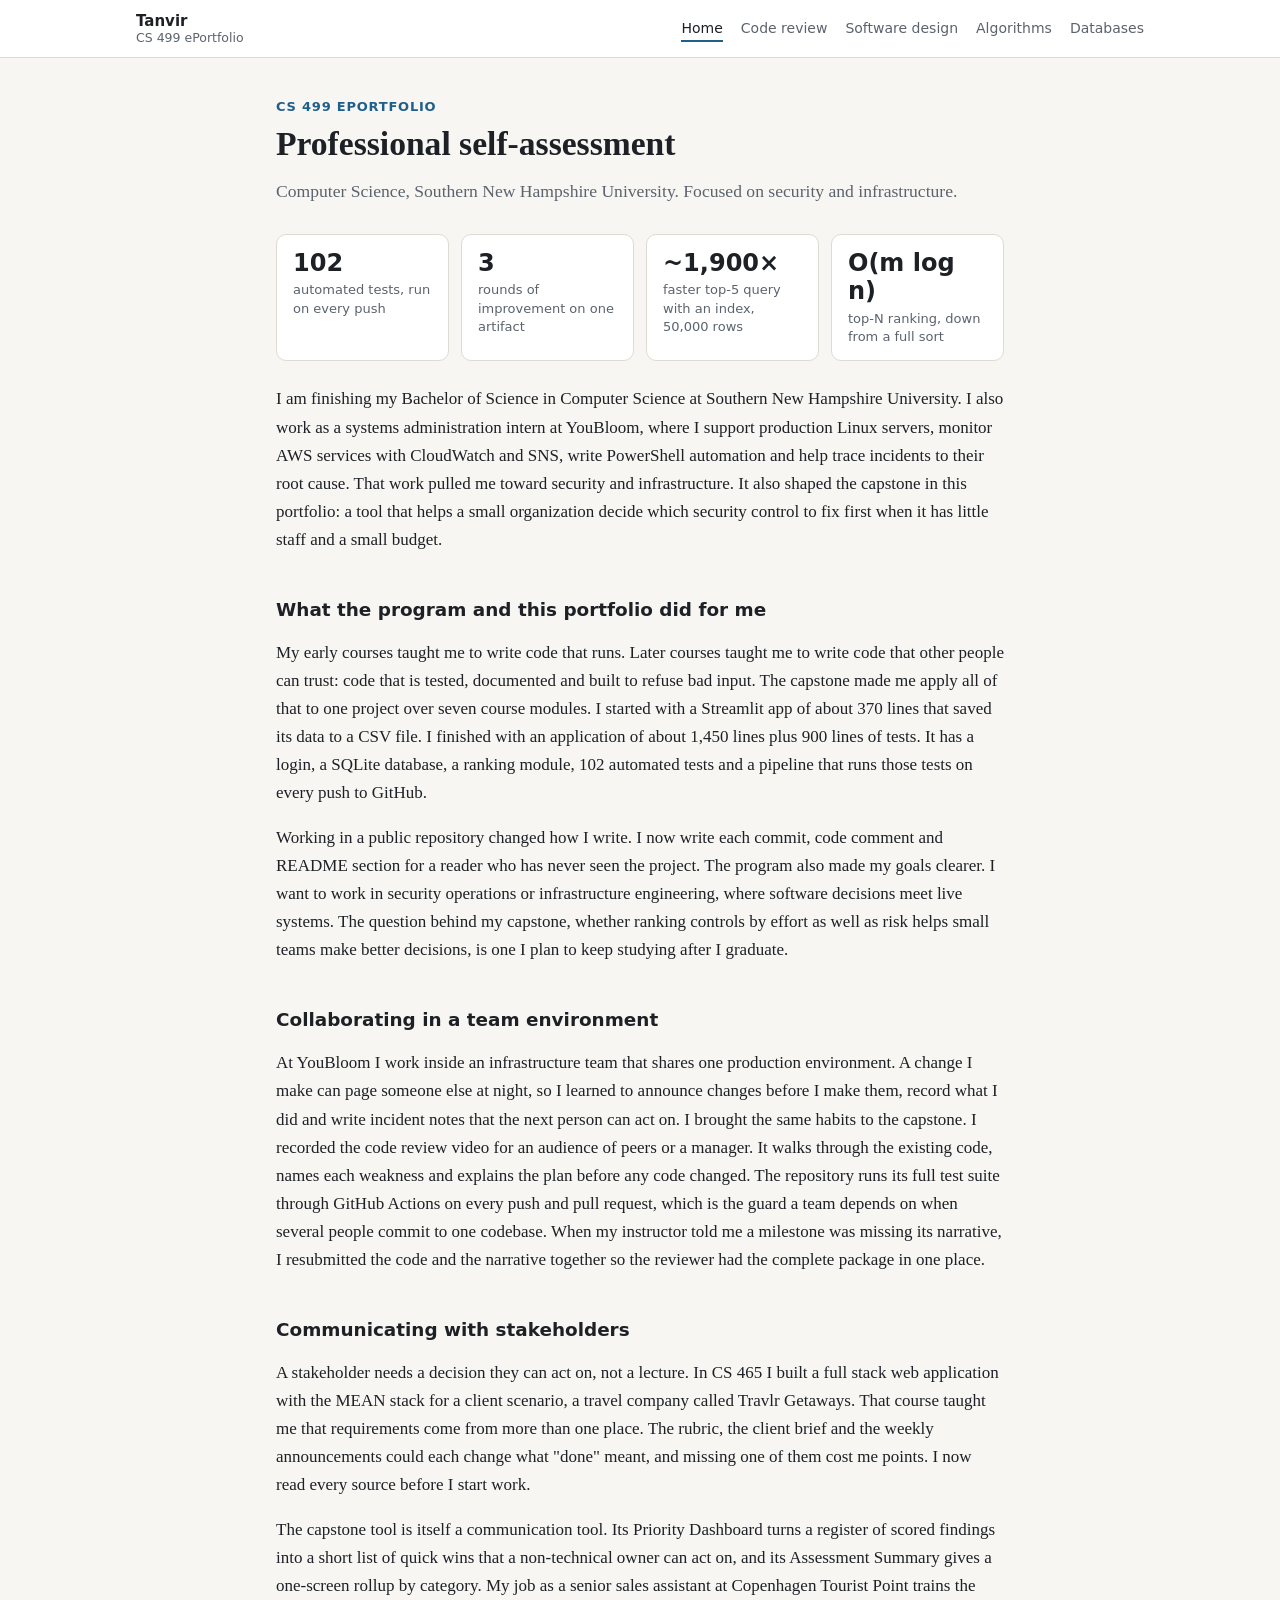
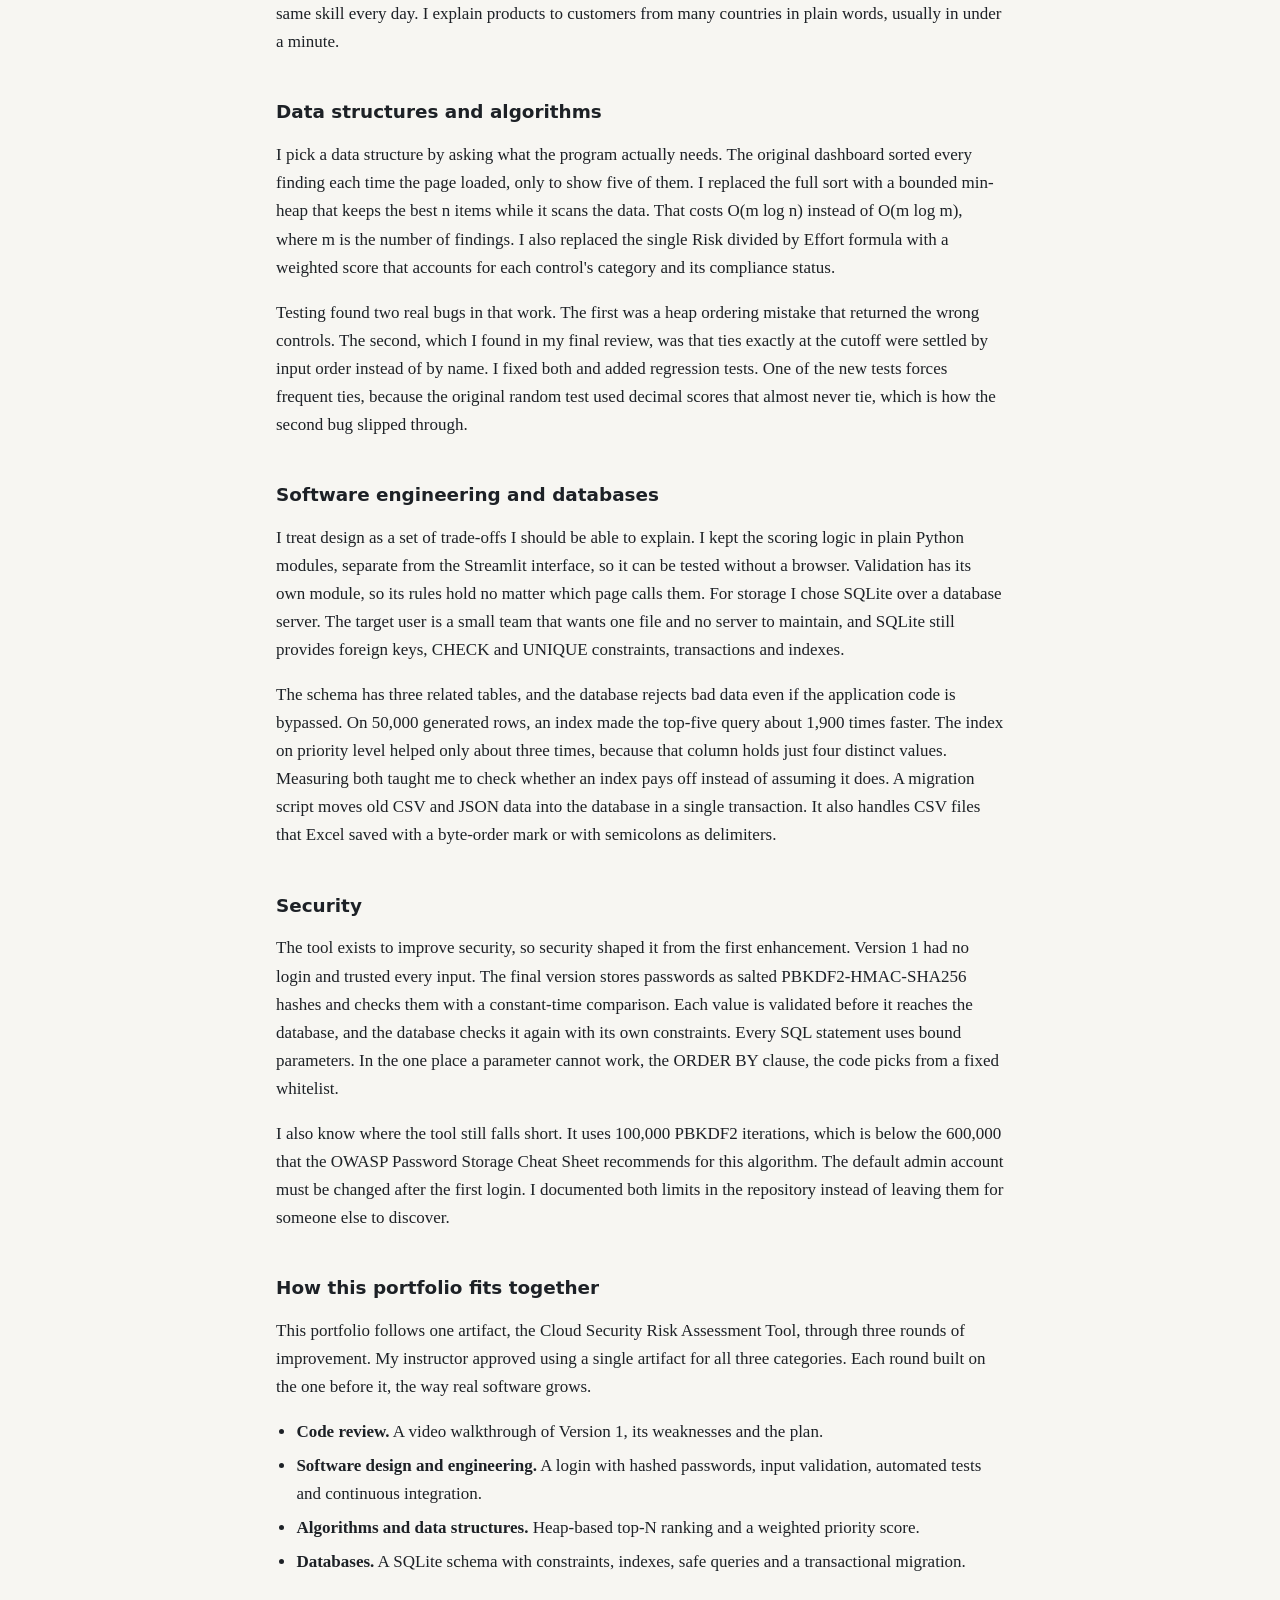
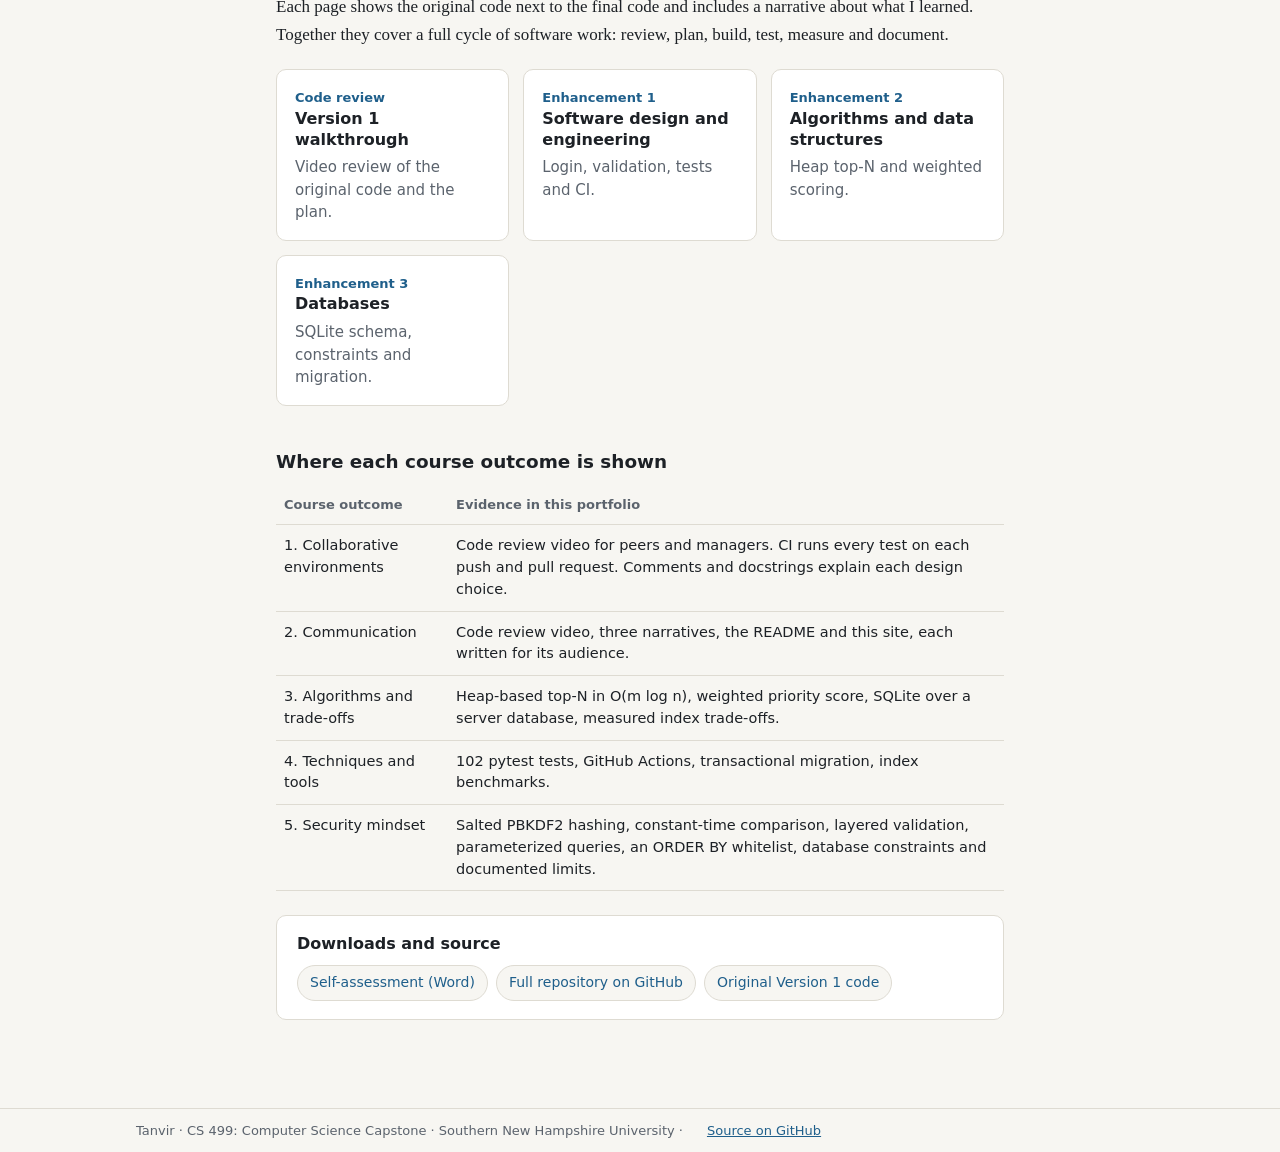
<file: docs/index.html>
<!doctype html>
<html lang="en">
<head>
<meta charset="utf-8">
<meta name="viewport" content="width=device-width, initial-scale=1">
<title>Tanvir | CS 499 ePortfolio</title>
<meta name="description" content="Professional self-assessment and ePortfolio for CS 499 at SNHU.">
<link rel="stylesheet" href="style.css">
</head>
<body>
<a class="skip" href="#main">Skip to content</a>
<header class="site"><div class="bar">
<a class="brand" href="index.html">Tanvir<small>CS 499 ePortfolio</small></a>
<nav aria-label="Portfolio sections"><ul><li><a href="index.html" aria-current="page">Home</a></li><li><a href="code-review.html">Code review</a></li><li><a href="software-design.html">Software design</a></li><li><a href="algorithms.html">Algorithms</a></li><li><a href="databases.html">Databases</a></li></ul></nav>
</div></header>
<main id="main">

<p class="eyebrow">CS 499 ePortfolio</p>
<h1>Professional self-assessment</h1>
<p class="lede">Computer Science, Southern New Hampshire University. Focused on security and infrastructure.</p>
<div class="stats">
<div class="stat"><b>102</b><span>automated tests, run on every push</span></div>
<div class="stat"><b>3</b><span>rounds of improvement on one artifact</span></div>
<div class="stat"><b>~1,900&times;</b><span>faster top-5 query with an index, 50,000 rows</span></div>
<div class="stat"><b>O(m log n)</b><span>top-N ranking, down from a full sort</span></div>
</div>
<p>I am finishing my Bachelor of Science in Computer Science at Southern New Hampshire University. I also work as a systems administration intern at YouBloom, where I support production Linux servers, monitor AWS services with CloudWatch and SNS, write PowerShell automation and help trace incidents to their root cause. That work pulled me toward security and infrastructure. It also shaped the capstone in this portfolio: a tool that helps a small organization decide which security control to fix first when it has little staff and a small budget.</p>
<h2>What the program and this portfolio did for me</h2>
<p>My early courses taught me to write code that runs. Later courses taught me to write code that other people can trust: code that is tested, documented and built to refuse bad input. The capstone made me apply all of that to one project over seven course modules. I started with a Streamlit app of about 370 lines that saved its data to a CSV file. I finished with an application of about 1,450 lines plus 900 lines of tests. It has a login, a SQLite database, a ranking module, 102 automated tests and a pipeline that runs those tests on every push to GitHub.</p>
<p>Working in a public repository changed how I write. I now write each commit, code comment and README section for a reader who has never seen the project. The program also made my goals clearer. I want to work in security operations or infrastructure engineering, where software decisions meet live systems. The question behind my capstone, whether ranking controls by effort as well as risk helps small teams make better decisions, is one I plan to keep studying after I graduate.</p>
<h2>Collaborating in a team environment</h2>
<p>At YouBloom I work inside an infrastructure team that shares one production environment. A change I make can page someone else at night, so I learned to announce changes before I make them, record what I did and write incident notes that the next person can act on. I brought the same habits to the capstone. I recorded the code review video for an audience of peers or a manager. It walks through the existing code, names each weakness and explains the plan before any code changed. The repository runs its full test suite through GitHub Actions on every push and pull request, which is the guard a team depends on when several people commit to one codebase. When my instructor told me a milestone was missing its narrative, I resubmitted the code and the narrative together so the reviewer had the complete package in one place.</p>
<h2>Communicating with stakeholders</h2>
<p>A stakeholder needs a decision they can act on, not a lecture. In CS 465 I built a full stack web application with the MEAN stack for a client scenario, a travel company called Travlr Getaways. That course taught me that requirements come from more than one place. The rubric, the client brief and the weekly announcements could each change what "done" meant, and missing one of them cost me points. I now read every source before I start work.</p>
<p>The capstone tool is itself a communication tool. Its Priority Dashboard turns a register of scored findings into a short list of quick wins that a non-technical owner can act on, and its Assessment Summary gives a one-screen rollup by category. My job as a senior sales assistant at Copenhagen Tourist Point trains the same skill every day. I explain products to customers from many countries in plain words, usually in under a minute.</p>
<h2>Data structures and algorithms</h2>
<p>I pick a data structure by asking what the program actually needs. The original dashboard sorted every finding each time the page loaded, only to show five of them. I replaced the full sort with a bounded min-heap that keeps the best n items while it scans the data. That costs O(m log n) instead of O(m log m), where m is the number of findings. I also replaced the single Risk divided by Effort formula with a weighted score that accounts for each control's category and its compliance status.</p>
<p>Testing found two real bugs in that work. The first was a heap ordering mistake that returned the wrong controls. The second, which I found in my final review, was that ties exactly at the cutoff were settled by input order instead of by name. I fixed both and added regression tests. One of the new tests forces frequent ties, because the original random test used decimal scores that almost never tie, which is how the second bug slipped through.</p>
<h2>Software engineering and databases</h2>
<p>I treat design as a set of trade-offs I should be able to explain. I kept the scoring logic in plain Python modules, separate from the Streamlit interface, so it can be tested without a browser. Validation has its own module, so its rules hold no matter which page calls them. For storage I chose SQLite over a database server. The target user is a small team that wants one file and no server to maintain, and SQLite still provides foreign keys, CHECK and UNIQUE constraints, transactions and indexes.</p>
<p>The schema has three related tables, and the database rejects bad data even if the application code is bypassed. On 50,000 generated rows, an index made the top-five query about 1,900 times faster. The index on priority level helped only about three times, because that column holds just four distinct values. Measuring both taught me to check whether an index pays off instead of assuming it does. A migration script moves old CSV and JSON data into the database in a single transaction. It also handles CSV files that Excel saved with a byte-order mark or with semicolons as delimiters.</p>
<h2>Security</h2>
<p>The tool exists to improve security, so security shaped it from the first enhancement. Version 1 had no login and trusted every input. The final version stores passwords as salted PBKDF2-HMAC-SHA256 hashes and checks them with a constant-time comparison. Each value is validated before it reaches the database, and the database checks it again with its own constraints. Every SQL statement uses bound parameters. In the one place a parameter cannot work, the ORDER BY clause, the code picks from a fixed whitelist.</p>
<p>I also know where the tool still falls short. It uses 100,000 PBKDF2 iterations, which is below the 600,000 that the OWASP Password Storage Cheat Sheet recommends for this algorithm. The default admin account must be changed after the first login. I documented both limits in the repository instead of leaving them for someone else to discover.</p>
<h2>How this portfolio fits together</h2>
<p>This portfolio follows one artifact, the Cloud Security Risk Assessment Tool, through three rounds of improvement. My instructor approved using a single artifact for all three categories. Each round built on the one before it, the way real software grows.</p>
<ul><li><strong>Code review.</strong> A video walkthrough of Version 1, its weaknesses and the plan.</li><li><strong>Software design and engineering.</strong> A login with hashed passwords, input validation, automated tests and continuous integration.</li><li><strong>Algorithms and data structures.</strong> Heap-based top-N ranking and a weighted priority score.</li><li><strong>Databases.</strong> A SQLite schema with constraints, indexes, safe queries and a transactional migration.</li></ul>
<p>Each page shows the original code next to the final code and includes a narrative about what I learned. Together they cover a full cycle of software work: review, plan, build, test, measure and document.</p>
<div class="cards">
<a class="card" href="code-review.html"><span class="num">Code review</span><h3>Version 1 walkthrough</h3><p>Video review of the original code and the plan.</p></a>
<a class="card" href="software-design.html"><span class="num">Enhancement 1</span><h3>Software design and engineering</h3><p>Login, validation, tests and CI.</p></a>
<a class="card" href="algorithms.html"><span class="num">Enhancement 2</span><h3>Algorithms and data structures</h3><p>Heap top-N and weighted scoring.</p></a>
<a class="card" href="databases.html"><span class="num">Enhancement 3</span><h3>Databases</h3><p>SQLite schema, constraints and migration.</p></a>
</div>
<h2>Where each course outcome is shown</h2>
<div class="table-wrap"><table>
<thead><tr><th>Course outcome</th><th>Evidence in this portfolio</th></tr></thead>
<tbody><tr><td>1. Collaborative environments</td><td>Code review video for peers and managers. CI runs every test on each push and pull request. Comments and docstrings explain each design choice.</td></tr><tr><td>2. Communication</td><td>Code review video, three narratives, the README and this site, each written for its audience.</td></tr><tr><td>3. Algorithms and trade-offs</td><td>Heap-based top-N in O(m log n), weighted priority score, SQLite over a server database, measured index trade-offs.</td></tr><tr><td>4. Techniques and tools</td><td>102 pytest tests, GitHub Actions, transactional migration, index benchmarks.</td></tr><tr><td>5. Security mindset</td><td>Salted PBKDF2 hashing, constant-time comparison, layered validation, parameterized queries, an ORDER BY whitelist, database constraints and documented limits.</td></tr></tbody>
</table></div>
<div class="panel"><h3>Downloads and source</h3><div class="links"><a href="files/Professional_Self_Assessment.docx">Self-assessment (Word)</a><a href="https://github.com/Himz-mahmod/cloud-security-risk-tool">Full repository on GitHub</a><a href="https://github.com/Himz-mahmod/cloud-security-risk-tool/tree/main/original">Original Version 1 code</a></div></div>


</main>
<footer><div class="bar">Tanvir &middot; CS 499: Computer Science Capstone &middot; Southern New Hampshire University &middot; <a href="https://github.com/Himz-mahmod/cloud-security-risk-tool">Source on GitHub</a></div></footer>
</body>
</html>
</file>
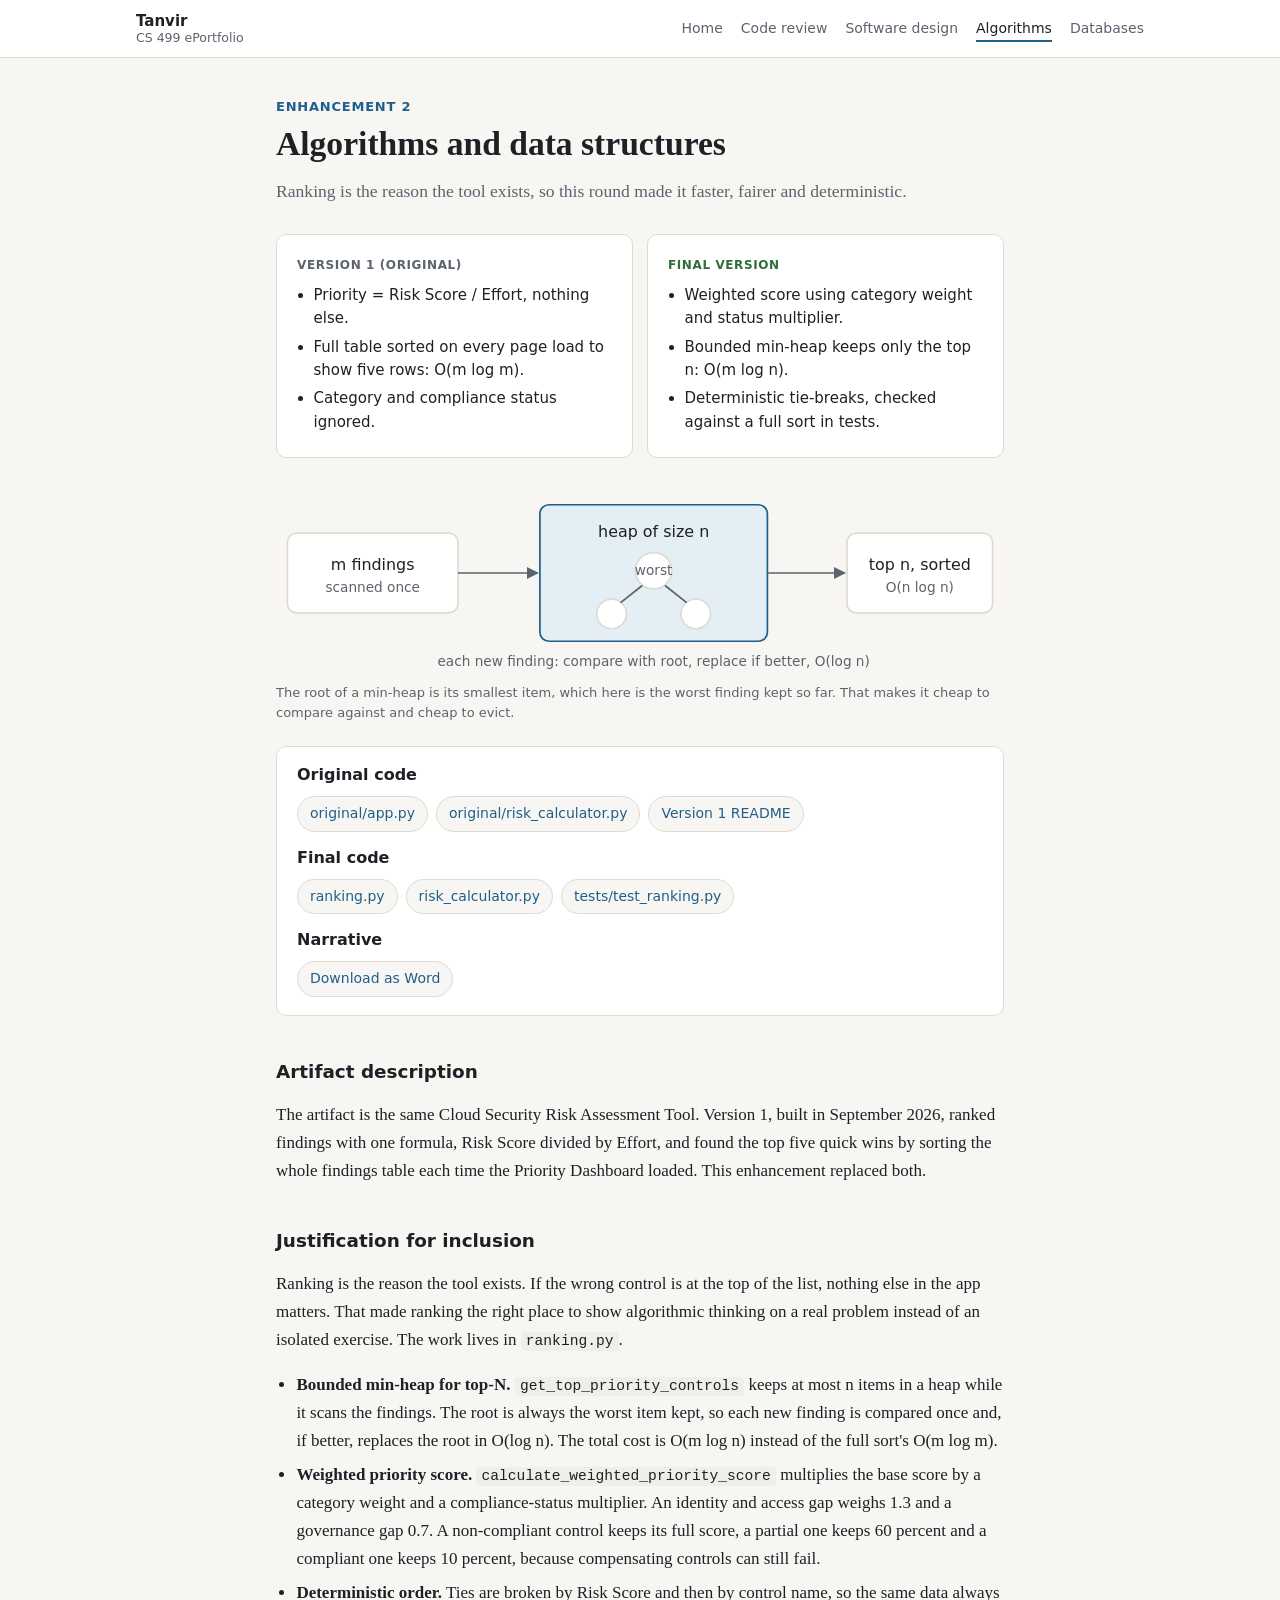
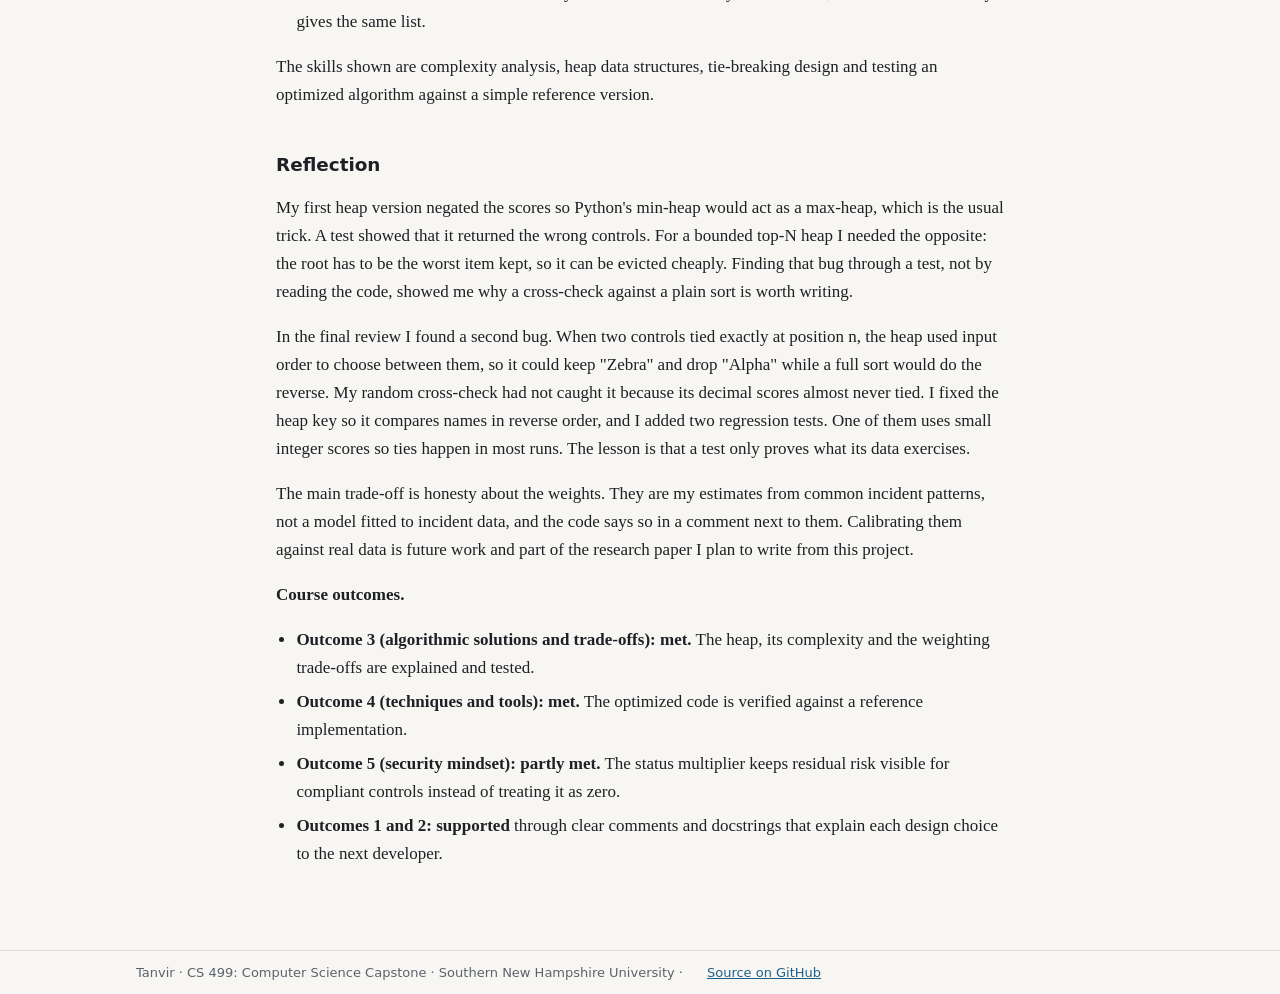
<file: docs/algorithms.html>
<!doctype html>
<html lang="en">
<head>
<meta charset="utf-8">
<meta name="viewport" content="width=device-width, initial-scale=1">
<title>Algorithms | Tanvir ePortfolio</title>
<meta name="description" content="Algorithms and data structures enhancement: heap top-N and weighted scoring.">
<link rel="stylesheet" href="style.css">
</head>
<body>
<a class="skip" href="#main">Skip to content</a>
<header class="site"><div class="bar">
<a class="brand" href="index.html">Tanvir<small>CS 499 ePortfolio</small></a>
<nav aria-label="Portfolio sections"><ul><li><a href="index.html">Home</a></li><li><a href="code-review.html">Code review</a></li><li><a href="software-design.html">Software design</a></li><li><a href="algorithms.html" aria-current="page">Algorithms</a></li><li><a href="databases.html">Databases</a></li></ul></nav>
</div></header>
<main id="main">

<p class="eyebrow">Enhancement 2</p>
<h1>Algorithms and data structures</h1>
<p class="lede">Ranking is the reason the tool exists, so this round made it faster, fairer and deterministic.</p>
<div class="compare">
<div class="panel before"><span class="tag">Version 1 (original)</span><ul><li>Priority = Risk Score / Effort, nothing else.</li><li>Full table sorted on every page load to show five rows: O(m log m).</li><li>Category and compliance status ignored.</li></ul></div>
<div class="panel after"><span class="tag">Final version</span><ul><li>Weighted score using category weight and status multiplier.</li><li>Bounded min-heap keeps only the top n: O(m log n).</li><li>Deterministic tie-breaks, checked against a full sort in tests.</li></ul></div>
</div>
<figure>
<svg viewBox="0 0 640 170" role="img" aria-labelledby="heapT heapD">
<title id="heapT">Bounded heap for top-N</title>
<desc id="heapD">Findings stream in one at a time. A heap of size n keeps the best n seen so far, with the worst kept item at the root. A new finding replaces the root only if it scores higher.</desc>
<style>.b{fill:var(--surface);stroke:var(--line);stroke-width:1.5}.a{fill:var(--accent-soft);stroke:var(--accent);stroke-width:1.5}.t{font:14px system-ui,sans-serif;fill:var(--ink)}.s{font:12px system-ui,sans-serif;fill:var(--muted)}.l{stroke:var(--muted);stroke-width:1.5;fill:none}</style>
<defs><marker id="ar" viewBox="0 0 10 10" refX="9" refY="5" markerWidth="7" markerHeight="7" orient="auto"><path d="M0,0L10,5L0,10z" fill="var(--muted)"/></marker></defs>
<rect class="b" x="10" y="45" width="150" height="70" rx="8"/><text class="t" x="85" y="77" text-anchor="middle">m findings</text><text class="s" x="85" y="97" text-anchor="middle">scanned once</text>
<path class="l" d="M160 80 H230" marker-end="url(#ar)"/>
<rect class="a" x="232" y="20" width="200" height="120" rx="8"/><text class="t" x="332" y="48" text-anchor="middle">heap of size n</text>
<circle class="b" cx="332" cy="78" r="16"/><text class="s" x="332" y="82" text-anchor="middle">worst</text>
<circle class="b" cx="295" cy="116" r="13"/><circle class="b" cx="369" cy="116" r="13"/>
<path class="l" d="M322 91 L303 106 M342 91 L361 106"/>
<path class="l" d="M432 80 H500" marker-end="url(#ar)"/>
<rect class="b" x="502" y="45" width="128" height="70" rx="8"/><text class="t" x="566" y="77" text-anchor="middle">top n, sorted</text><text class="s" x="566" y="97" text-anchor="middle">O(n log n)</text>
<text class="s" x="332" y="162" text-anchor="middle">each new finding: compare with root, replace if better, O(log n)</text>
</svg>
<figcaption>The root of a min-heap is its smallest item, which here is the worst finding kept so far. That makes it cheap to compare against and cheap to evict.</figcaption>
</figure>
<div class="panel">
<h3>Original code</h3><div class="links"><a href="https://github.com/Himz-mahmod/cloud-security-risk-tool/blob/main/original/app.py">original/app.py</a><a href="https://github.com/Himz-mahmod/cloud-security-risk-tool/blob/main/original/risk_calculator.py">original/risk_calculator.py</a><a href="https://github.com/Himz-mahmod/cloud-security-risk-tool/blob/main/original/README.md">Version 1 README</a></div>
<h3 style="margin-top:16px">Final code</h3><div class="links"><a href="https://github.com/Himz-mahmod/cloud-security-risk-tool/blob/main/ranking.py">ranking.py</a><a href="https://github.com/Himz-mahmod/cloud-security-risk-tool/blob/main/risk_calculator.py">risk_calculator.py</a><a href="https://github.com/Himz-mahmod/cloud-security-risk-tool/blob/main/tests/test_ranking.py">tests/test_ranking.py</a></div>
<h3 style="margin-top:16px">Narrative</h3><div class="links"><a href="files/Narrative_2_Algorithms.docx">Download as Word</a></div>
</div>
<h2>Artifact description</h2>
<p>The artifact is the same Cloud Security Risk Assessment Tool. Version 1, built in September 2026, ranked findings with one formula, Risk Score divided by Effort, and found the top five quick wins by sorting the whole findings table each time the Priority Dashboard loaded. This enhancement replaced both.</p>
<h2>Justification for inclusion</h2>
<p>Ranking is the reason the tool exists. If the wrong control is at the top of the list, nothing else in the app matters. That made ranking the right place to show algorithmic thinking on a real problem instead of an isolated exercise. The work lives in <code>ranking.py</code>.</p>
<ul><li><strong>Bounded min-heap for top-N.</strong> <code>get_top_priority_controls</code> keeps at most n items in a heap while it scans the findings. The root is always the worst item kept, so each new finding is compared once and, if better, replaces the root in O(log n). The total cost is O(m log n) instead of the full sort's O(m log m).</li><li><strong>Weighted priority score.</strong> <code>calculate_weighted_priority_score</code> multiplies the base score by a category weight and a compliance-status multiplier. An identity and access gap weighs 1.3 and a governance gap 0.7. A non-compliant control keeps its full score, a partial one keeps 60 percent and a compliant one keeps 10 percent, because compensating controls can still fail.</li><li><strong>Deterministic order.</strong> Ties are broken by Risk Score and then by control name, so the same data always gives the same list.</li></ul>
<p>The skills shown are complexity analysis, heap data structures, tie-breaking design and testing an optimized algorithm against a simple reference version.</p>
<h2>Reflection</h2>
<p>My first heap version negated the scores so Python's min-heap would act as a max-heap, which is the usual trick. A test showed that it returned the wrong controls. For a bounded top-N heap I needed the opposite: the root has to be the worst item kept, so it can be evicted cheaply. Finding that bug through a test, not by reading the code, showed me why a cross-check against a plain sort is worth writing.</p>
<p>In the final review I found a second bug. When two controls tied exactly at position n, the heap used input order to choose between them, so it could keep "Zebra" and drop "Alpha" while a full sort would do the reverse. My random cross-check had not caught it because its decimal scores almost never tied. I fixed the heap key so it compares names in reverse order, and I added two regression tests. One of them uses small integer scores so ties happen in most runs. The lesson is that a test only proves what its data exercises.</p>
<p>The main trade-off is honesty about the weights. They are my estimates from common incident patterns, not a model fitted to incident data, and the code says so in a comment next to them. Calibrating them against real data is future work and part of the research paper I plan to write from this project.</p>
<p><strong>Course outcomes.</strong></p>
<ul><li><strong>Outcome 3 (algorithmic solutions and trade-offs): met.</strong> The heap, its complexity and the weighting trade-offs are explained and tested.</li><li><strong>Outcome 4 (techniques and tools): met.</strong> The optimized code is verified against a reference implementation.</li><li><strong>Outcome 5 (security mindset): partly met.</strong> The status multiplier keeps residual risk visible for compliant controls instead of treating it as zero.</li><li><strong>Outcomes 1 and 2: supported</strong> through clear comments and docstrings that explain each design choice to the next developer.</li></ul>


</main>
<footer><div class="bar">Tanvir &middot; CS 499: Computer Science Capstone &middot; Southern New Hampshire University &middot; <a href="https://github.com/Himz-mahmod/cloud-security-risk-tool">Source on GitHub</a></div></footer>
</body>
</html>
</file>
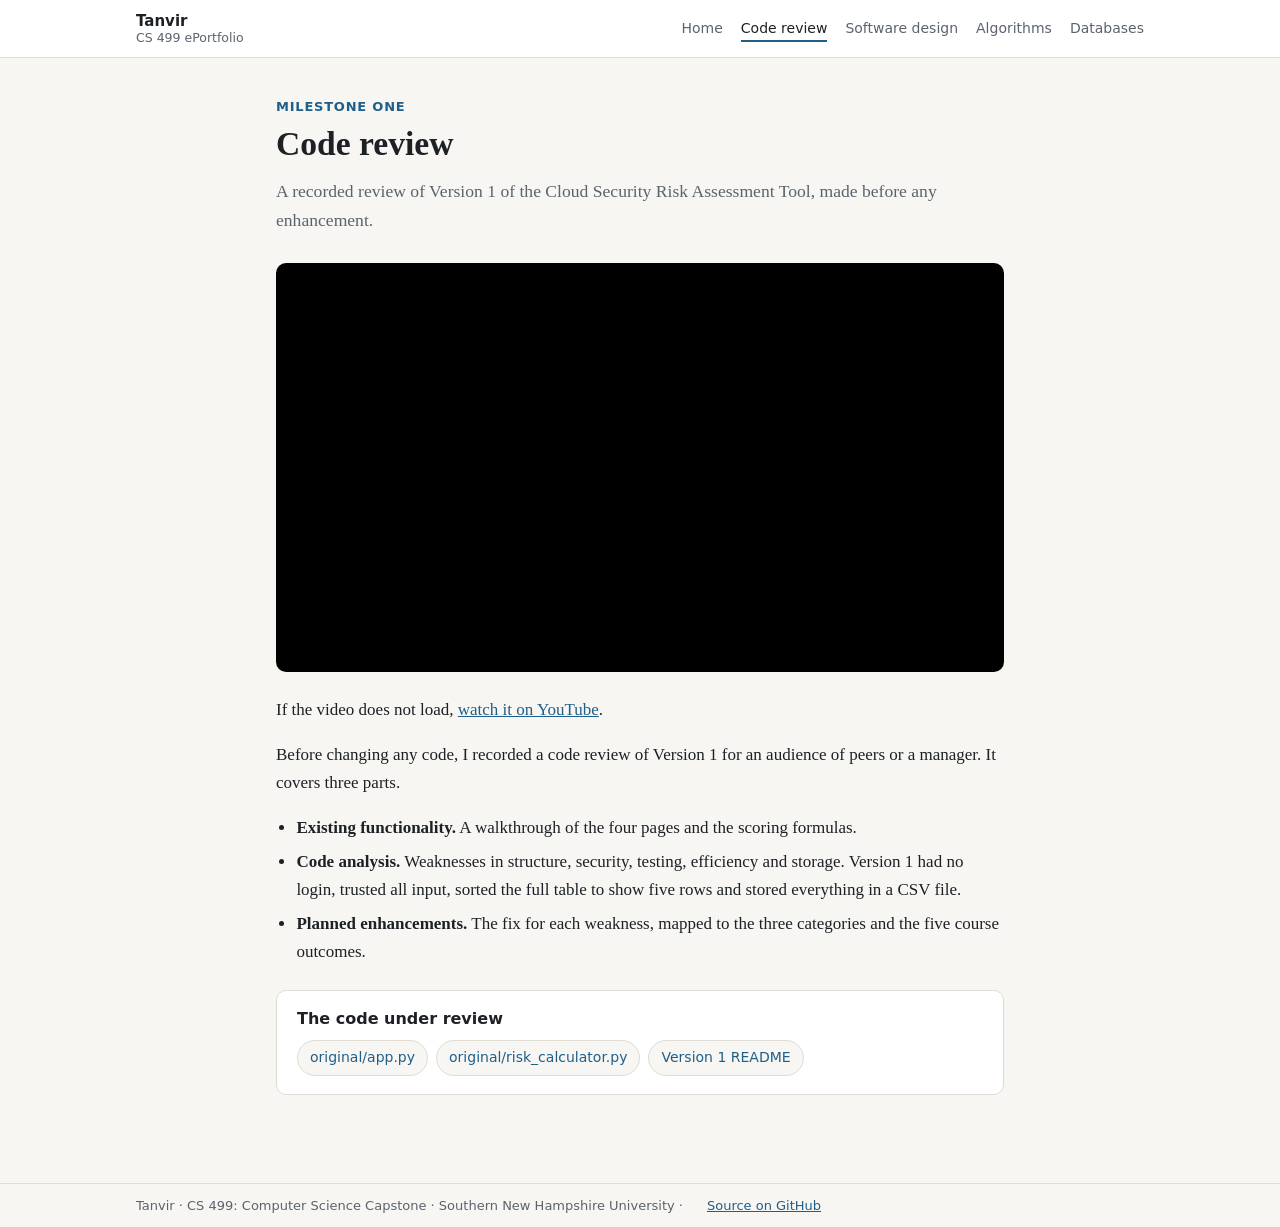
<file: docs/code-review.html>
<!doctype html>
<html lang="en">
<head>
<meta charset="utf-8">
<meta name="viewport" content="width=device-width, initial-scale=1">
<title>Code review | Tanvir ePortfolio</title>
<meta name="description" content="Code review video of Version 1 of the Cloud Security Risk Assessment Tool.">
<link rel="stylesheet" href="style.css">
</head>
<body>
<a class="skip" href="#main">Skip to content</a>
<header class="site"><div class="bar">
<a class="brand" href="index.html">Tanvir<small>CS 499 ePortfolio</small></a>
<nav aria-label="Portfolio sections"><ul><li><a href="index.html">Home</a></li><li><a href="code-review.html" aria-current="page">Code review</a></li><li><a href="software-design.html">Software design</a></li><li><a href="algorithms.html">Algorithms</a></li><li><a href="databases.html">Databases</a></li></ul></nav>
</div></header>
<main id="main">

<p class="eyebrow">Milestone One</p>
<h1>Code review</h1>
<p class="lede">A recorded review of Version 1 of the Cloud Security Risk Assessment Tool, made before any enhancement.</p>
<div class="video"><iframe src="https://www.youtube-nocookie.com/embed/olCzBg3x_1M" title="CS 499 code review video" loading="lazy"
allow="accelerometer; encrypted-media; gyroscope; picture-in-picture; fullscreen" allowfullscreen></iframe></div>
<p>If the video does not load, <a href="https://youtu.be/olCzBg3x_1M">watch it on YouTube</a>.</p>
<p>Before changing any code, I recorded a code review of Version 1 for an audience of peers or a manager. It covers three parts.</p>
<ul><li><strong>Existing functionality.</strong> A walkthrough of the four pages and the scoring formulas.</li><li><strong>Code analysis.</strong> Weaknesses in structure, security, testing, efficiency and storage. Version 1 had no login, trusted all input, sorted the full table to show five rows and stored everything in a CSV file.</li><li><strong>Planned enhancements.</strong> The fix for each weakness, mapped to the three categories and the five course outcomes.</li></ul>
<div class="panel"><h3>The code under review</h3><div class="links"><a href="https://github.com/Himz-mahmod/cloud-security-risk-tool/blob/main/original/app.py">original/app.py</a><a href="https://github.com/Himz-mahmod/cloud-security-risk-tool/blob/main/original/risk_calculator.py">original/risk_calculator.py</a><a href="https://github.com/Himz-mahmod/cloud-security-risk-tool/blob/main/original/README.md">Version 1 README</a></div></div>


</main>
<footer><div class="bar">Tanvir &middot; CS 499: Computer Science Capstone &middot; Southern New Hampshire University &middot; <a href="https://github.com/Himz-mahmod/cloud-security-risk-tool">Source on GitHub</a></div></footer>
</body>
</html>
</file>
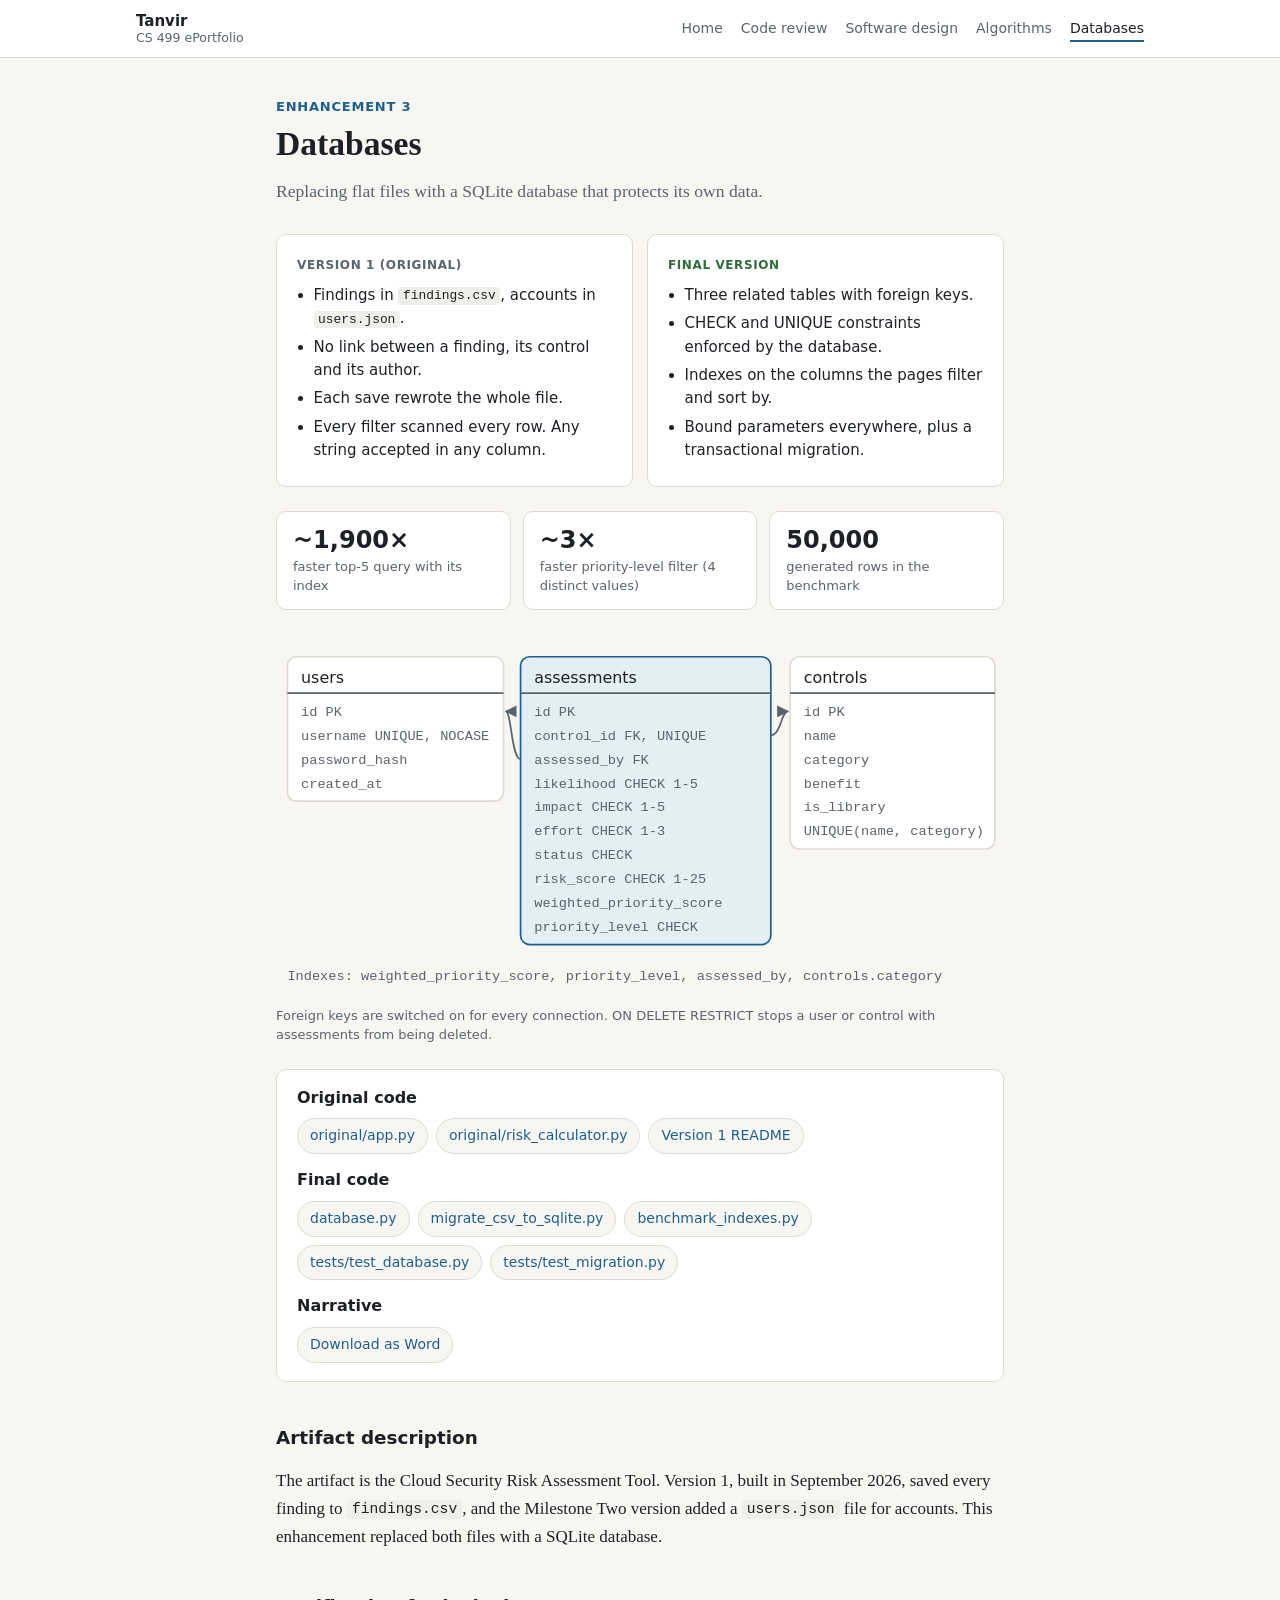
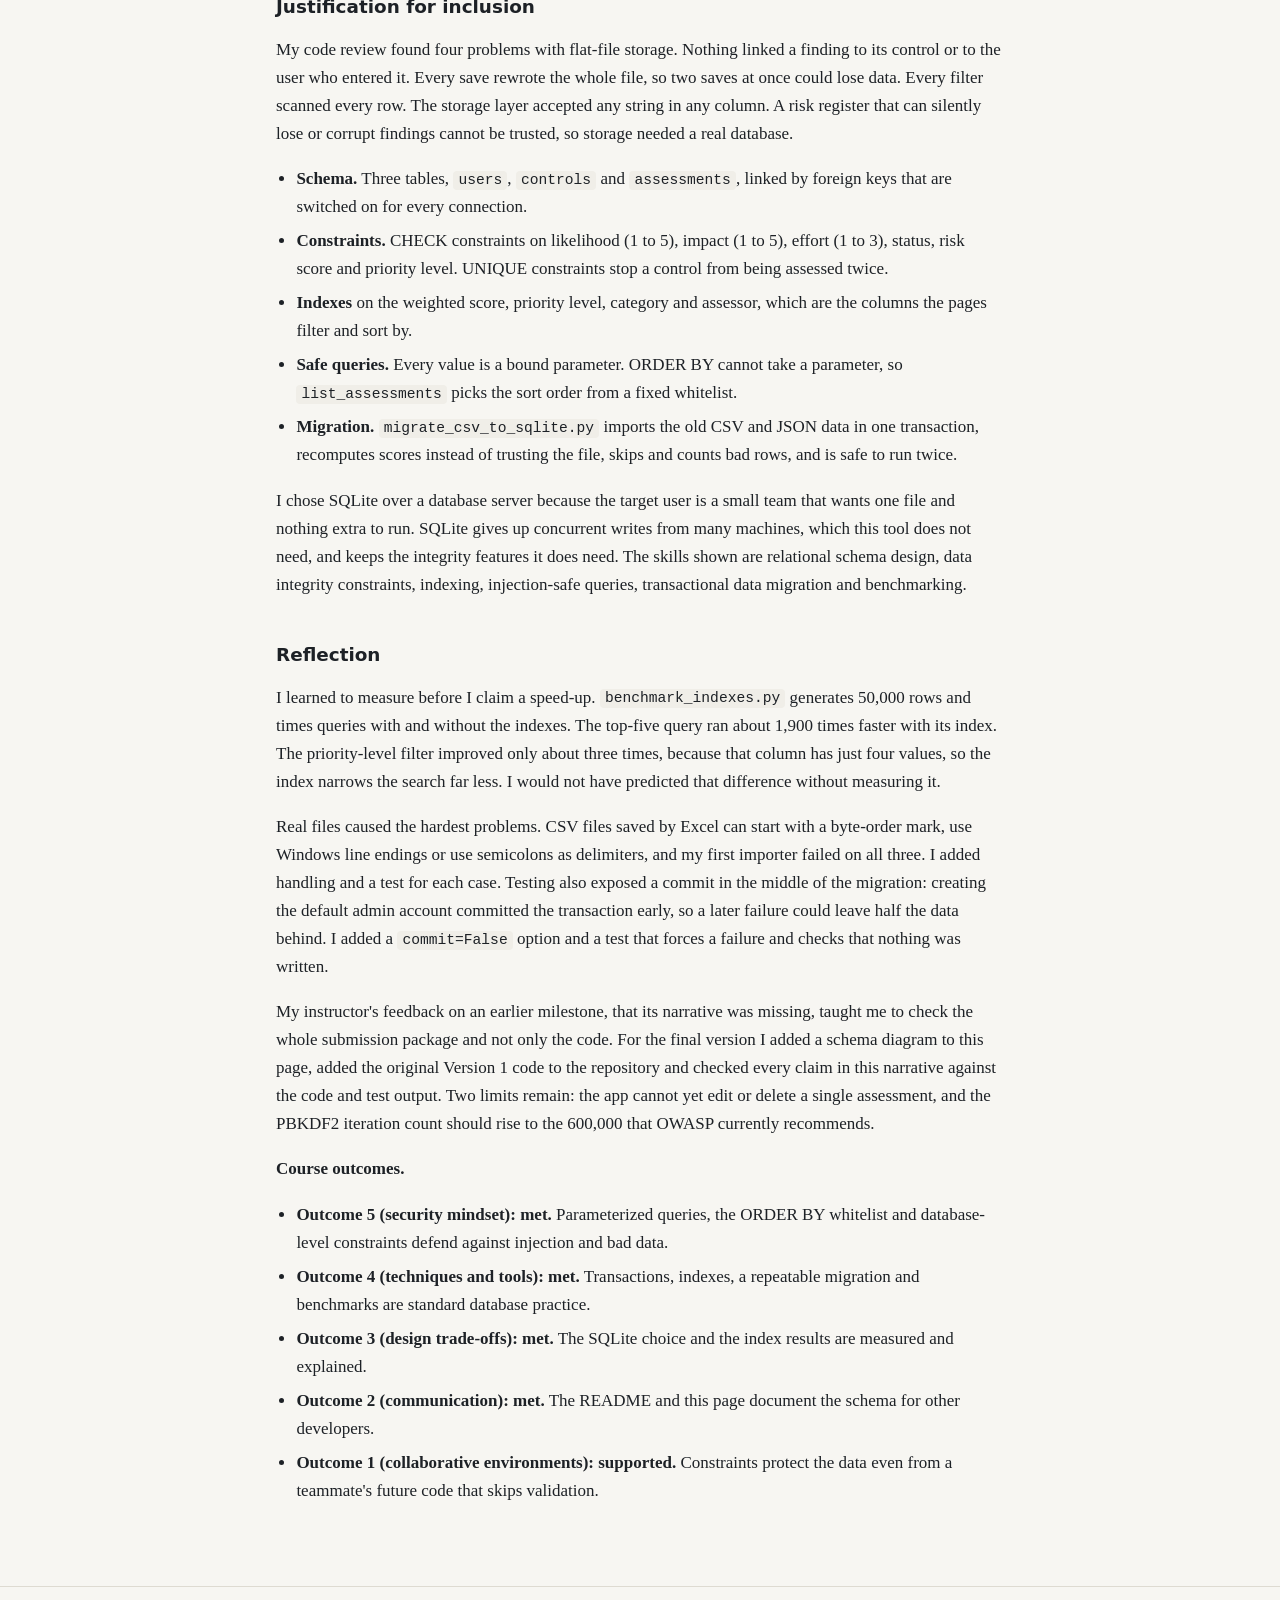
<file: docs/databases.html>
<!doctype html>
<html lang="en">
<head>
<meta charset="utf-8">
<meta name="viewport" content="width=device-width, initial-scale=1">
<title>Databases | Tanvir ePortfolio</title>
<meta name="description" content="Databases enhancement: SQLite schema, constraints, indexes and migration.">
<link rel="stylesheet" href="style.css">
</head>
<body>
<a class="skip" href="#main">Skip to content</a>
<header class="site"><div class="bar">
<a class="brand" href="index.html">Tanvir<small>CS 499 ePortfolio</small></a>
<nav aria-label="Portfolio sections"><ul><li><a href="index.html">Home</a></li><li><a href="code-review.html">Code review</a></li><li><a href="software-design.html">Software design</a></li><li><a href="algorithms.html">Algorithms</a></li><li><a href="databases.html" aria-current="page">Databases</a></li></ul></nav>
</div></header>
<main id="main">

<p class="eyebrow">Enhancement 3</p>
<h1>Databases</h1>
<p class="lede">Replacing flat files with a SQLite database that protects its own data.</p>
<div class="compare">
<div class="panel before"><span class="tag">Version 1 (original)</span><ul><li>Findings in <code>findings.csv</code>, accounts in <code>users.json</code>.</li><li>No link between a finding, its control and its author.</li><li>Each save rewrote the whole file.</li><li>Every filter scanned every row. Any string accepted in any column.</li></ul></div>
<div class="panel after"><span class="tag">Final version</span><ul><li>Three related tables with foreign keys.</li><li>CHECK and UNIQUE constraints enforced by the database.</li><li>Indexes on the columns the pages filter and sort by.</li><li>Bound parameters everywhere, plus a transactional migration.</li></ul></div>
</div>
<div class="stats">
<div class="stat"><b>~1,900&times;</b><span>faster top-5 query with its index</span></div>
<div class="stat"><b>~3&times;</b><span>faster priority-level filter (4 distinct values)</span></div>
<div class="stat"><b>50,000</b><span>generated rows in the benchmark</span></div>
</div>
<figure>
<svg viewBox="0 0 640 320" role="img" aria-labelledby="erT erD">
<title id="erT">Database schema</title>
<desc id="erD">Three tables. Each assessment references one control and one user through foreign keys. A control can have at most one assessment.</desc>
<style>.b{fill:var(--surface);stroke:var(--line);stroke-width:1.5}.a{fill:var(--accent-soft);stroke:var(--accent);stroke-width:1.5}.t{font:14px system-ui,sans-serif;fill:var(--ink)}.s{font:12px ui-monospace,Consolas,monospace;fill:var(--muted)}.l{stroke:var(--muted);stroke-width:1.5;fill:none}</style>
<defs><marker id="ar2" viewBox="0 0 10 10" refX="9" refY="5" markerWidth="7" markerHeight="7" orient="auto"><path d="M0,0L10,5L0,10z" fill="var(--muted)"/></marker></defs>
<rect class="b" x="10" y="20" width="190" height="127" rx="8"/><text class="t" x="22" y="43" font-weight="600">users</text><line class="l" x1="10" y1="52" x2="200" y2="52"/><text class="s" x="22" y="72">id  PK</text><text class="s" x="22" y="93">username  UNIQUE, NOCASE</text><text class="s" x="22" y="114">password_hash</text><text class="s" x="22" y="135">created_at</text><rect class="a" x="215" y="20" width="220" height="253" rx="8"/><text class="t" x="227" y="43" font-weight="600">assessments</text><line class="l" x1="215" y1="52" x2="435" y2="52"/><text class="s" x="227" y="72">id  PK</text><text class="s" x="227" y="93">control_id  FK, UNIQUE</text><text class="s" x="227" y="114">assessed_by  FK</text><text class="s" x="227" y="135">likelihood  CHECK 1-5</text><text class="s" x="227" y="156">impact  CHECK 1-5</text><text class="s" x="227" y="177">effort  CHECK 1-3</text><text class="s" x="227" y="198">status  CHECK</text><text class="s" x="227" y="219">risk_score  CHECK 1-25</text><text class="s" x="227" y="240">weighted_priority_score</text><text class="s" x="227" y="261">priority_level  CHECK</text><rect class="b" x="452" y="20" width="180" height="169" rx="8"/><text class="t" x="464" y="43" font-weight="600">controls</text><line class="l" x1="452" y1="52" x2="632" y2="52"/><text class="s" x="464" y="72">id  PK</text><text class="s" x="464" y="93">name</text><text class="s" x="464" y="114">category</text><text class="s" x="464" y="135">benefit</text><text class="s" x="464" y="156">is_library</text><text class="s" x="464" y="177">UNIQUE(name, category)</text>
<path class="l" d="M215 110 C207 110 207 68 202 68" marker-end="url(#ar2)"/>
<path class="l" d="M435 89 C444 89 444 68 450 68" marker-end="url(#ar2)"/>
<text class="s" x="10" y="304">Indexes: weighted_priority_score, priority_level, assessed_by, controls.category</text>
</svg>
<figcaption>Foreign keys are switched on for every connection. ON DELETE RESTRICT stops a user or control with assessments from being deleted.</figcaption>
</figure>
<div class="panel">
<h3>Original code</h3><div class="links"><a href="https://github.com/Himz-mahmod/cloud-security-risk-tool/blob/main/original/app.py">original/app.py</a><a href="https://github.com/Himz-mahmod/cloud-security-risk-tool/blob/main/original/risk_calculator.py">original/risk_calculator.py</a><a href="https://github.com/Himz-mahmod/cloud-security-risk-tool/blob/main/original/README.md">Version 1 README</a></div>
<h3 style="margin-top:16px">Final code</h3><div class="links"><a href="https://github.com/Himz-mahmod/cloud-security-risk-tool/blob/main/database.py">database.py</a><a href="https://github.com/Himz-mahmod/cloud-security-risk-tool/blob/main/migrate_csv_to_sqlite.py">migrate_csv_to_sqlite.py</a><a href="https://github.com/Himz-mahmod/cloud-security-risk-tool/blob/main/benchmark_indexes.py">benchmark_indexes.py</a><a href="https://github.com/Himz-mahmod/cloud-security-risk-tool/blob/main/tests/test_database.py">tests/test_database.py</a><a href="https://github.com/Himz-mahmod/cloud-security-risk-tool/blob/main/tests/test_migration.py">tests/test_migration.py</a></div>
<h3 style="margin-top:16px">Narrative</h3><div class="links"><a href="files/Narrative_3_Databases.docx">Download as Word</a></div>
</div>
<h2>Artifact description</h2>
<p>The artifact is the Cloud Security Risk Assessment Tool. Version 1, built in September 2026, saved every finding to <code>findings.csv</code>, and the Milestone Two version added a <code>users.json</code> file for accounts. This enhancement replaced both files with a SQLite database.</p>
<h2>Justification for inclusion</h2>
<p>My code review found four problems with flat-file storage. Nothing linked a finding to its control or to the user who entered it. Every save rewrote the whole file, so two saves at once could lose data. Every filter scanned every row. The storage layer accepted any string in any column. A risk register that can silently lose or corrupt findings cannot be trusted, so storage needed a real database.</p>
<ul><li><strong>Schema.</strong> Three tables, <code>users</code>, <code>controls</code> and <code>assessments</code>, linked by foreign keys that are switched on for every connection.</li><li><strong>Constraints.</strong> CHECK constraints on likelihood (1 to 5), impact (1 to 5), effort (1 to 3), status, risk score and priority level. UNIQUE constraints stop a control from being assessed twice.</li><li><strong>Indexes</strong> on the weighted score, priority level, category and assessor, which are the columns the pages filter and sort by.</li><li><strong>Safe queries.</strong> Every value is a bound parameter. ORDER BY cannot take a parameter, so <code>list_assessments</code> picks the sort order from a fixed whitelist.</li><li><strong>Migration.</strong> <code>migrate_csv_to_sqlite.py</code> imports the old CSV and JSON data in one transaction, recomputes scores instead of trusting the file, skips and counts bad rows, and is safe to run twice.</li></ul>
<p>I chose SQLite over a database server because the target user is a small team that wants one file and nothing extra to run. SQLite gives up concurrent writes from many machines, which this tool does not need, and keeps the integrity features it does need. The skills shown are relational schema design, data integrity constraints, indexing, injection-safe queries, transactional data migration and benchmarking.</p>
<h2>Reflection</h2>
<p>I learned to measure before I claim a speed-up. <code>benchmark_indexes.py</code> generates 50,000 rows and times queries with and without the indexes. The top-five query ran about 1,900 times faster with its index. The priority-level filter improved only about three times, because that column has just four values, so the index narrows the search far less. I would not have predicted that difference without measuring it.</p>
<p>Real files caused the hardest problems. CSV files saved by Excel can start with a byte-order mark, use Windows line endings or use semicolons as delimiters, and my first importer failed on all three. I added handling and a test for each case. Testing also exposed a commit in the middle of the migration: creating the default admin account committed the transaction early, so a later failure could leave half the data behind. I added a <code>commit=False</code> option and a test that forces a failure and checks that nothing was written.</p>
<p>My instructor's feedback on an earlier milestone, that its narrative was missing, taught me to check the whole submission package and not only the code. For the final version I added a schema diagram to this page, added the original Version 1 code to the repository and checked every claim in this narrative against the code and test output. Two limits remain: the app cannot yet edit or delete a single assessment, and the PBKDF2 iteration count should rise to the 600,000 that OWASP currently recommends.</p>
<p><strong>Course outcomes.</strong></p>
<ul><li><strong>Outcome 5 (security mindset): met.</strong> Parameterized queries, the ORDER BY whitelist and database-level constraints defend against injection and bad data.</li><li><strong>Outcome 4 (techniques and tools): met.</strong> Transactions, indexes, a repeatable migration and benchmarks are standard database practice.</li><li><strong>Outcome 3 (design trade-offs): met.</strong> The SQLite choice and the index results are measured and explained.</li><li><strong>Outcome 2 (communication): met.</strong> The README and this page document the schema for other developers.</li><li><strong>Outcome 1 (collaborative environments): supported.</strong> Constraints protect the data even from a teammate's future code that skips validation.</li></ul>


</main>
<footer><div class="bar">Tanvir &middot; CS 499: Computer Science Capstone &middot; Southern New Hampshire University &middot; <a href="https://github.com/Himz-mahmod/cloud-security-risk-tool">Source on GitHub</a></div></footer>
</body>
</html>
</file>
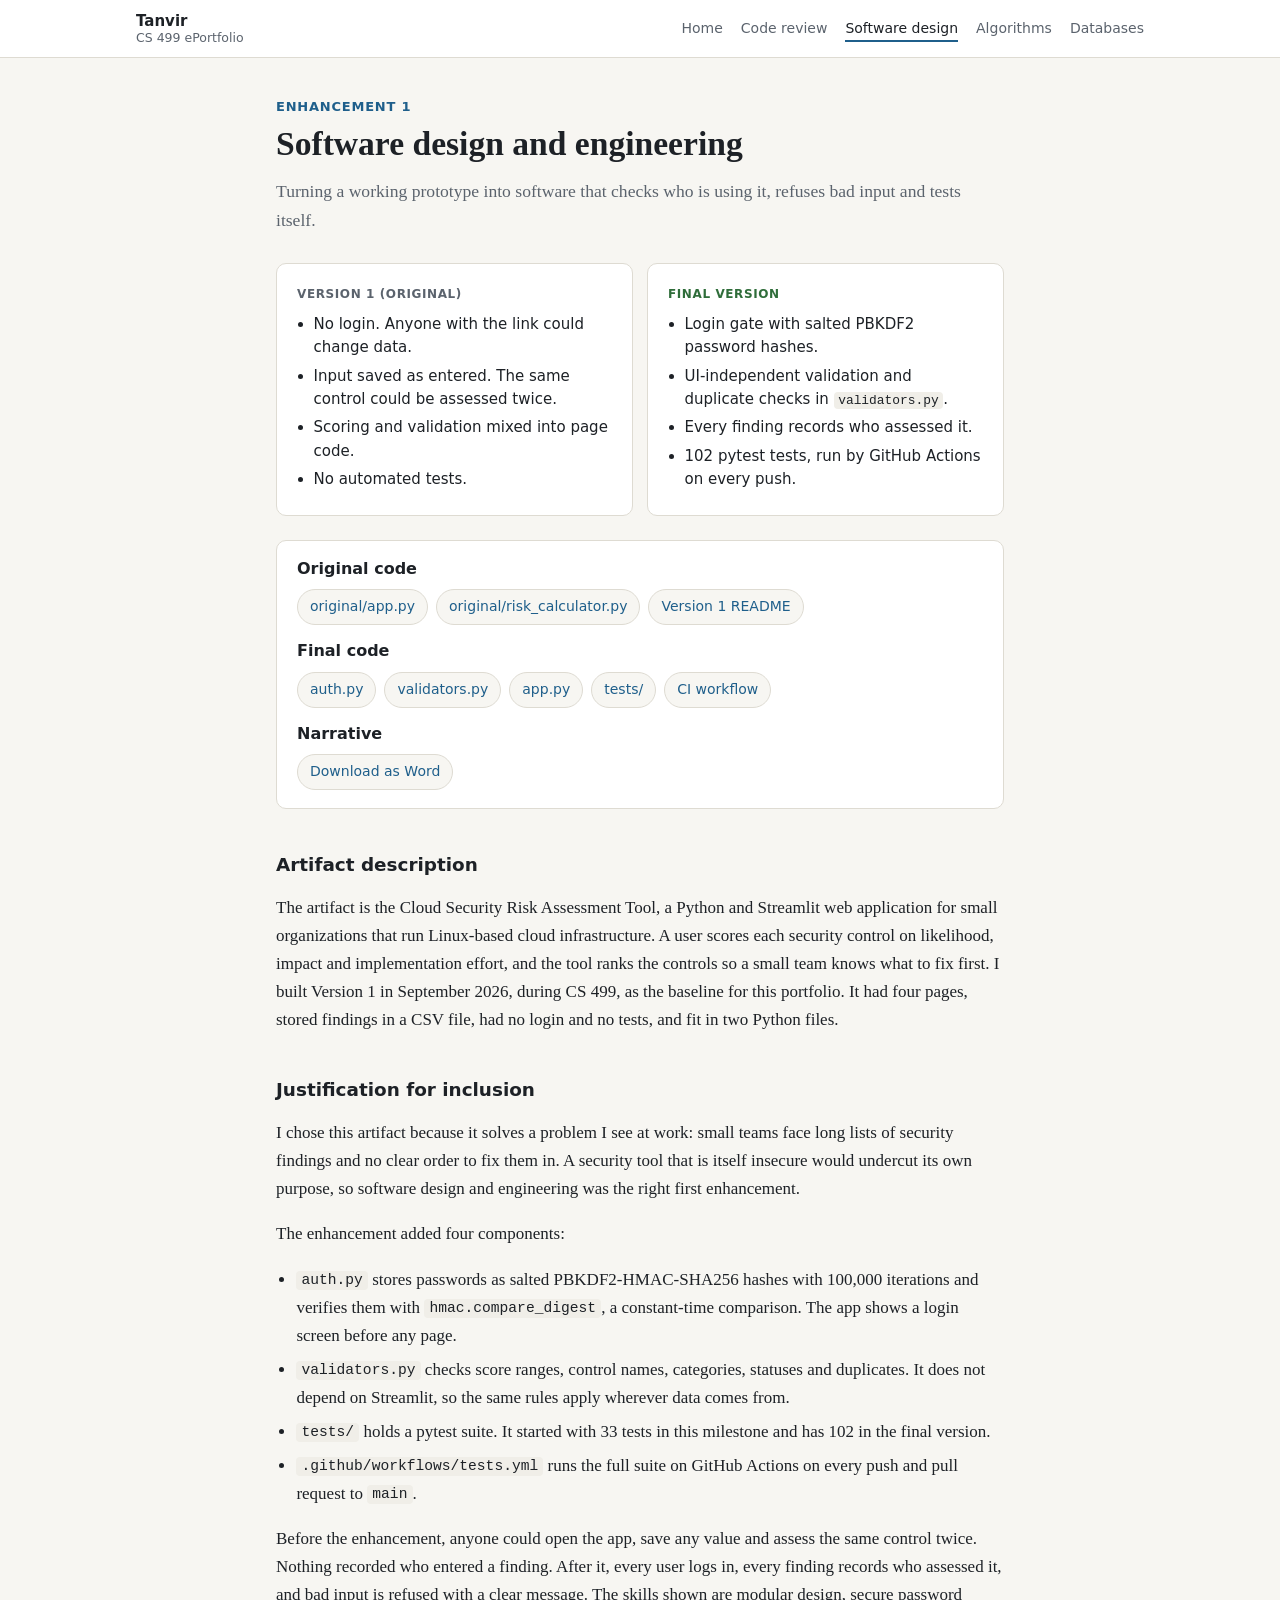
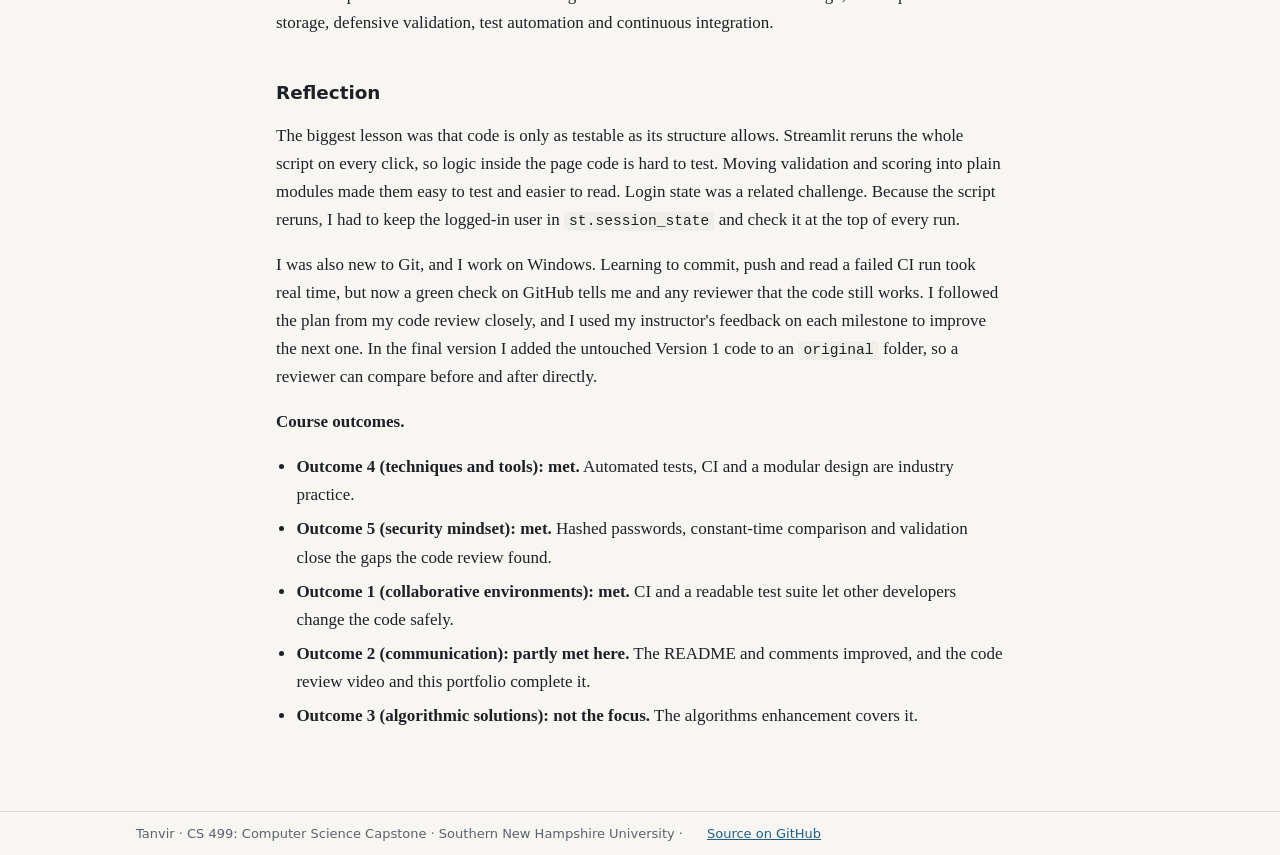
<file: docs/software-design.html>
<!doctype html>
<html lang="en">
<head>
<meta charset="utf-8">
<meta name="viewport" content="width=device-width, initial-scale=1">
<title>Software design | Tanvir ePortfolio</title>
<meta name="description" content="Software design and engineering enhancement: login, validation, tests and CI.">
<link rel="stylesheet" href="style.css">
</head>
<body>
<a class="skip" href="#main">Skip to content</a>
<header class="site"><div class="bar">
<a class="brand" href="index.html">Tanvir<small>CS 499 ePortfolio</small></a>
<nav aria-label="Portfolio sections"><ul><li><a href="index.html">Home</a></li><li><a href="code-review.html">Code review</a></li><li><a href="software-design.html" aria-current="page">Software design</a></li><li><a href="algorithms.html">Algorithms</a></li><li><a href="databases.html">Databases</a></li></ul></nav>
</div></header>
<main id="main">

<p class="eyebrow">Enhancement 1</p>
<h1>Software design and engineering</h1>
<p class="lede">Turning a working prototype into software that checks who is using it, refuses bad input and tests itself.</p>
<div class="compare">
<div class="panel before"><span class="tag">Version 1 (original)</span><ul><li>No login. Anyone with the link could change data.</li><li>Input saved as entered. The same control could be assessed twice.</li><li>Scoring and validation mixed into page code.</li><li>No automated tests.</li></ul></div>
<div class="panel after"><span class="tag">Final version</span><ul><li>Login gate with salted PBKDF2 password hashes.</li><li>UI-independent validation and duplicate checks in <code>validators.py</code>.</li><li>Every finding records who assessed it.</li><li>102 pytest tests, run by GitHub Actions on every push.</li></ul></div>
</div>
<div class="panel">
<h3>Original code</h3><div class="links"><a href="https://github.com/Himz-mahmod/cloud-security-risk-tool/blob/main/original/app.py">original/app.py</a><a href="https://github.com/Himz-mahmod/cloud-security-risk-tool/blob/main/original/risk_calculator.py">original/risk_calculator.py</a><a href="https://github.com/Himz-mahmod/cloud-security-risk-tool/blob/main/original/README.md">Version 1 README</a></div>
<h3 style="margin-top:16px">Final code</h3><div class="links"><a href="https://github.com/Himz-mahmod/cloud-security-risk-tool/blob/main/auth.py">auth.py</a><a href="https://github.com/Himz-mahmod/cloud-security-risk-tool/blob/main/validators.py">validators.py</a><a href="https://github.com/Himz-mahmod/cloud-security-risk-tool/blob/main/app.py">app.py</a><a href="https://github.com/Himz-mahmod/cloud-security-risk-tool/tree/main/tests">tests/</a><a href="https://github.com/Himz-mahmod/cloud-security-risk-tool/blob/main/.github/workflows/tests.yml">CI workflow</a></div>
<h3 style="margin-top:16px">Narrative</h3><div class="links"><a href="files/Narrative_1_Software_Design.docx">Download as Word</a></div>
</div>
<h2>Artifact description</h2>
<p>The artifact is the Cloud Security Risk Assessment Tool, a Python and Streamlit web application for small organizations that run Linux-based cloud infrastructure. A user scores each security control on likelihood, impact and implementation effort, and the tool ranks the controls so a small team knows what to fix first. I built Version 1 in September 2026, during CS 499, as the baseline for this portfolio. It had four pages, stored findings in a CSV file, had no login and no tests, and fit in two Python files.</p>
<h2>Justification for inclusion</h2>
<p>I chose this artifact because it solves a problem I see at work: small teams face long lists of security findings and no clear order to fix them in. A security tool that is itself insecure would undercut its own purpose, so software design and engineering was the right first enhancement.</p>
<p>The enhancement added four components:</p>
<ul><li><strong><code>auth.py</code></strong> stores passwords as salted PBKDF2-HMAC-SHA256 hashes with 100,000 iterations and verifies them with <code>hmac.compare_digest</code>, a constant-time comparison. The app shows a login screen before any page.</li><li><strong><code>validators.py</code></strong> checks score ranges, control names, categories, statuses and duplicates. It does not depend on Streamlit, so the same rules apply wherever data comes from.</li><li><strong><code>tests/</code></strong> holds a pytest suite. It started with 33 tests in this milestone and has 102 in the final version.</li><li><strong><code>.github/workflows/tests.yml</code></strong> runs the full suite on GitHub Actions on every push and pull request to <code>main</code>.</li></ul>
<p>Before the enhancement, anyone could open the app, save any value and assess the same control twice. Nothing recorded who entered a finding. After it, every user logs in, every finding records who assessed it, and bad input is refused with a clear message. The skills shown are modular design, secure password storage, defensive validation, test automation and continuous integration.</p>
<h2>Reflection</h2>
<p>The biggest lesson was that code is only as testable as its structure allows. Streamlit reruns the whole script on every click, so logic inside the page code is hard to test. Moving validation and scoring into plain modules made them easy to test and easier to read. Login state was a related challenge. Because the script reruns, I had to keep the logged-in user in <code>st.session_state</code> and check it at the top of every run.</p>
<p>I was also new to Git, and I work on Windows. Learning to commit, push and read a failed CI run took real time, but now a green check on GitHub tells me and any reviewer that the code still works. I followed the plan from my code review closely, and I used my instructor's feedback on each milestone to improve the next one. In the final version I added the untouched Version 1 code to an <code>original</code> folder, so a reviewer can compare before and after directly.</p>
<p><strong>Course outcomes.</strong></p>
<ul><li><strong>Outcome 4 (techniques and tools): met.</strong> Automated tests, CI and a modular design are industry practice.</li><li><strong>Outcome 5 (security mindset): met.</strong> Hashed passwords, constant-time comparison and validation close the gaps the code review found.</li><li><strong>Outcome 1 (collaborative environments): met.</strong> CI and a readable test suite let other developers change the code safely.</li><li><strong>Outcome 2 (communication): partly met here.</strong> The README and comments improved, and the code review video and this portfolio complete it.</li><li><strong>Outcome 3 (algorithmic solutions): not the focus.</strong> The algorithms enhancement covers it.</li></ul>


</main>
<footer><div class="bar">Tanvir &middot; CS 499: Computer Science Capstone &middot; Southern New Hampshire University &middot; <a href="https://github.com/Himz-mahmod/cloud-security-risk-tool">Source on GitHub</a></div></footer>
</body>
</html>
</file>
<file: docs/style.css>
:root {
  --bg: #f7f6f2;
  --surface: #ffffff;
  --ink: #1d2126;
  --muted: #5b636d;
  --line: #dedbd2;
  --accent: #1f5f8b;
  --accent-soft: #e4eef5;
  --ok: #2f6d3a;
  --code-bg: #f0eee8;
  --maxw: 760px;
}
@media (prefers-color-scheme: dark) {
  :root {
    --bg: #15181c;
    --surface: #1d2126;
    --ink: #e6e3dc;
    --muted: #a0a7b0;
    --line: #333940;
    --accent: #7db5dc;
    --accent-soft: #1f2e3a;
    --ok: #7cc489;
    --code-bg: #262b31;
  }
}
* { box-sizing: border-box; }
html { -webkit-text-size-adjust: 100%; }
body {
  margin: 0;
  background: var(--bg);
  color: var(--ink);
  font: 17px/1.65 Georgia, "Iowan Old Style", "Times New Roman", serif;
}
a { color: var(--accent); }
a:hover { text-decoration-thickness: 2px; }
code {
  font: 0.86em/1.4 ui-monospace, "SFMono-Regular", Consolas, monospace;
  background: var(--code-bg);
  padding: 0.1em 0.35em;
  border-radius: 4px;
  overflow-wrap: anywhere;
}
.skip { position: absolute; left: -999px; }
.skip:focus { left: 16px; top: 8px; background: var(--surface); padding: 6px 10px; z-index: 10; }

/* Header and navigation */
header.site {
  background: var(--surface);
  border-bottom: 1px solid var(--line);
  position: sticky; top: 0; z-index: 5;
}
.bar {
  max-width: 1040px; margin: 0 auto; padding: 12px 16px;
  display: flex; flex-wrap: wrap; align-items: center; gap: 10px 24px;
}
.brand {
  font: 600 15px/1.2 system-ui, -apple-system, "Segoe UI", sans-serif;
  color: var(--ink); text-decoration: none; margin-right: auto;
}
.brand small { display: block; font-weight: 400; color: var(--muted); }
nav ul {
  list-style: none; margin: 0; padding: 0;
  display: flex; flex-wrap: wrap; gap: 4px 18px;
  font: 14px/1.4 system-ui, -apple-system, "Segoe UI", sans-serif;
}
nav a { color: var(--muted); text-decoration: none; padding: 4px 0; border-bottom: 2px solid transparent; }
nav a:hover { color: var(--ink); }
nav a[aria-current="page"] { color: var(--ink); border-bottom-color: var(--accent); }

/* Page */
main { max-width: var(--maxw); margin: 0 auto; padding: 40px 16px 64px; }
.eyebrow {
  font: 600 13px/1.4 system-ui, -apple-system, "Segoe UI", sans-serif;
  letter-spacing: 0.06em; text-transform: uppercase; color: var(--accent); margin: 0 0 8px;
}
h1 { font-size: 2.1rem; line-height: 1.2; margin: 0 0 12px; font-weight: 600; }
h2 {
  font: 600 1.15rem/1.3 system-ui, -apple-system, "Segoe UI", sans-serif;
  margin: 2.2em 0 0.6em; padding-top: 0.2em;
}
h3 { font: 600 1rem/1.3 system-ui, -apple-system, "Segoe UI", sans-serif; margin: 0 0 6px; }
.lede { font-size: 1.1rem; color: var(--muted); margin: 0 0 28px; }
ul { padding-left: 1.2em; }
li { margin: 0.35em 0; }

/* Cards and panels */
.panel {
  background: var(--surface); border: 1px solid var(--line); border-radius: 10px;
  padding: 18px 20px; margin: 24px 0;
  font: 15px/1.55 system-ui, -apple-system, "Segoe UI", sans-serif;
}
.panel h3 { margin-bottom: 10px; }
.cards { display: grid; grid-template-columns: repeat(auto-fit, minmax(210px, 1fr)); gap: 14px; margin: 20px 0; }
.card {
  display: block; background: var(--surface); border: 1px solid var(--line); border-radius: 10px;
  padding: 16px 18px; text-decoration: none; color: var(--ink);
  font: 15px/1.5 system-ui, -apple-system, "Segoe UI", sans-serif;
}
.card:hover { border-color: var(--accent); }
.card .num { color: var(--accent); font-weight: 600; font-size: 13px; }
.card p { margin: 6px 0 0; color: var(--muted); }

.stats { display: grid; grid-template-columns: repeat(auto-fit, minmax(140px, 1fr)); gap: 12px; margin: 24px 0; }
.stat {
  background: var(--surface); border: 1px solid var(--line); border-radius: 10px; padding: 14px 16px;
  font-family: system-ui, -apple-system, "Segoe UI", sans-serif;
}
.stat b { display: block; font-size: 1.5rem; line-height: 1.2; }
.stat span { display: block; margin-top: 4px; font-size: 13px; line-height: 1.4; color: var(--muted); }

.compare { display: grid; grid-template-columns: 1fr 1fr; gap: 14px; margin: 24px 0; }
.compare .panel { margin: 0; }
.compare .tag { font-size: 12px; font-weight: 600; letter-spacing: 0.05em; text-transform: uppercase; color: var(--muted); }
.compare .after .tag { color: var(--ok); }
.compare ul { margin: 8px 0 0; padding-left: 1.1em; }
@media (max-width: 620px) { .compare { grid-template-columns: 1fr; } h1 { font-size: 1.7rem; } }

.links { display: flex; flex-wrap: wrap; gap: 8px; margin-top: 4px; }
.links a {
  display: inline-block; padding: 6px 12px; border: 1px solid var(--line); border-radius: 999px;
  text-decoration: none; font-size: 14px; background: var(--bg);
}
.links a:hover { border-color: var(--accent); }

table { width: 100%; border-collapse: collapse; font: 14.5px/1.5 system-ui, -apple-system, "Segoe UI", sans-serif; }
th, td { text-align: left; vertical-align: top; padding: 10px 8px; border-bottom: 1px solid var(--line); }
th { font-weight: 600; color: var(--muted); font-size: 13px; }
.table-wrap { overflow-x: auto; }

.video { position: relative; aspect-ratio: 16 / 9; background: #000; border-radius: 10px; overflow: hidden; margin: 24px 0; }
.video iframe { position: absolute; inset: 0; width: 100%; height: 100%; border: 0; }

figure { margin: 24px 0; }
figure svg { width: 100%; height: auto; display: block; }
figcaption { font: 13px/1.5 system-ui, -apple-system, "Segoe UI", sans-serif; color: var(--muted); margin-top: 8px; }

.pager { display: flex; justify-content: space-between; gap: 12px; margin-top: 48px; padding-top: 20px; border-top: 1px solid var(--line);
  font: 15px/1.4 system-ui, -apple-system, "Segoe UI", sans-serif; }
.pager a { text-decoration: none; }
.ai { font: 13px/1.55 system-ui, -apple-system, "Segoe UI", sans-serif; color: var(--muted); margin-top: 40px; }
footer { border-top: 1px solid var(--line); }
footer .bar { font: 13px/1.5 system-ui, -apple-system, "Segoe UI", sans-serif; color: var(--muted); }
</file>
